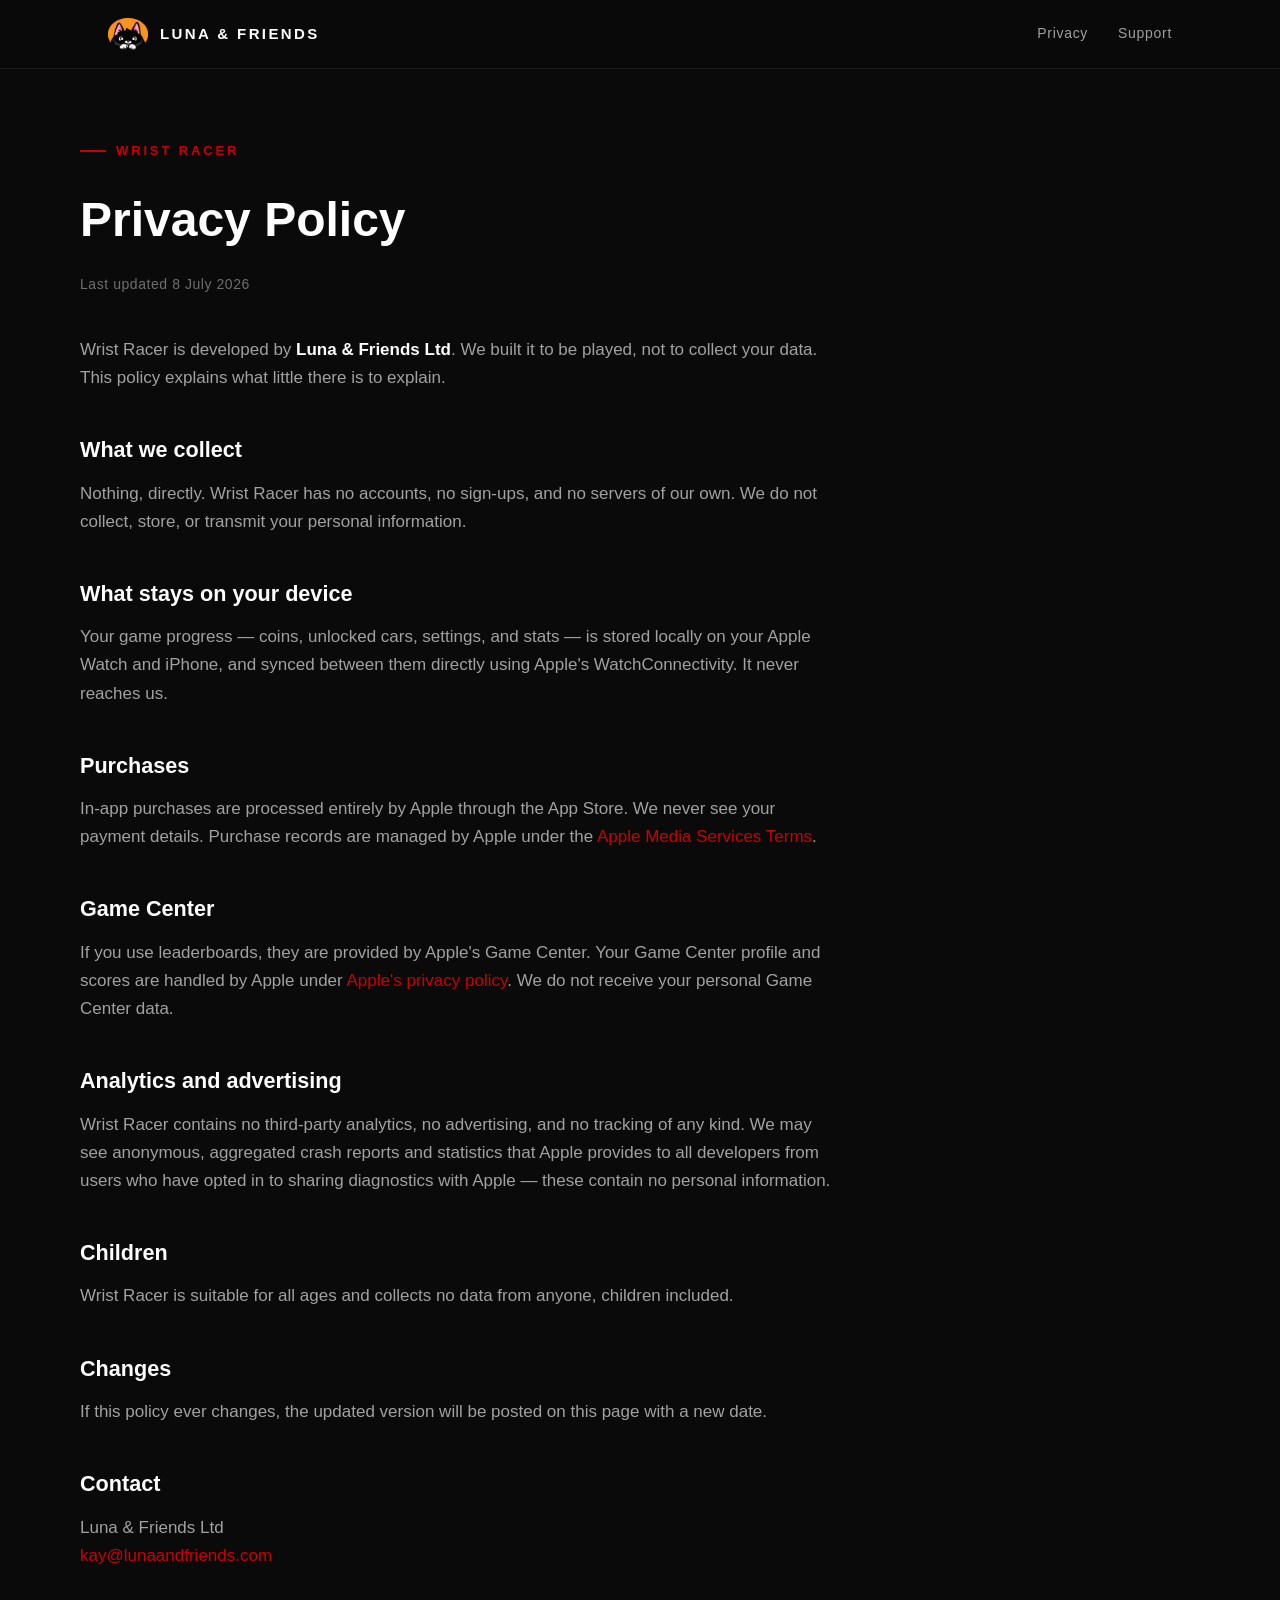
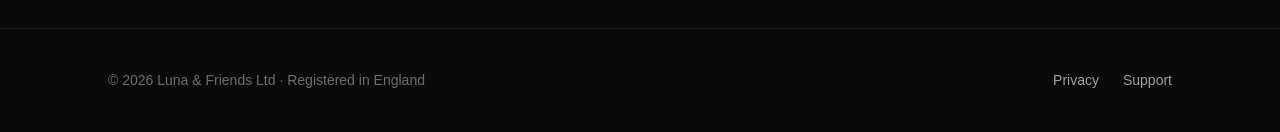
<file: privacy.html>
<!DOCTYPE html>
<html lang="en">
<head>
  <meta charset="UTF-8" />
  <meta name="viewport" content="width=device-width, initial-scale=1.0" />
  <title>Privacy Policy — Wrist Racer — Luna &amp; Friends Ltd</title>
  <meta name="description" content="Privacy policy for Wrist Racer by Luna & Friends Ltd. No accounts, no servers, no analytics, no advertising, no tracking — your game data stays on your device." />
  <meta name="theme-color" content="#0A0A0A" />
  <link rel="icon" href="images/favicon.ico" sizes="any" />
  <link rel="icon" type="image/png" sizes="32x32" href="images/favicon-32.png" />
  <link rel="icon" type="image/png" sizes="16x16" href="images/favicon-16.png" />
  <link rel="apple-touch-icon" href="images/apple-touch-icon.png" />
  <link rel="stylesheet" href="styles.css" />
</head>
<body>
  <header class="nav">
    <div class="wrap nav-inner">
      <a class="brand" href="index.html" aria-label="Luna & Friends home">
        <img src="images/mascot.png" alt="Luna & Friends mascot" />
        <span class="brand-name">Luna &amp; Friends</span>
      </a>
      <nav class="nav-links">
        <a href="privacy.html">Privacy</a>
        <a href="support.html">Support</a>
      </nav>
    </div>
  </header>

  <main class="wrap page">
    <div class="page-head">
      <p class="eyebrow">Wrist Racer</p>
      <h1>Privacy Policy</h1>
      <p class="updated">Last updated 8 July 2026</p>
    </div>

    <div class="prose">
      <p>Wrist Racer is developed by <strong>Luna &amp; Friends Ltd</strong>. We built it to be played, not to collect your data. This policy explains what little there is to explain.</p>

      <h2>What we collect</h2>
      <p>Nothing, directly. Wrist Racer has no accounts, no sign-ups, and no servers of our own. We do not collect, store, or transmit your personal information.</p>

      <h2>What stays on your device</h2>
      <p>Your game progress — coins, unlocked cars, settings, and stats — is stored locally on your Apple Watch and iPhone, and synced between them directly using Apple's WatchConnectivity. It never reaches us.</p>

      <h2>Purchases</h2>
      <p>In-app purchases are processed entirely by Apple through the App Store. We never see your payment details. Purchase records are managed by Apple under the <a href="https://www.apple.com/legal/internet-services/itunes/" target="_blank" rel="noopener">Apple Media Services Terms</a>.</p>

      <h2>Game Center</h2>
      <p>If you use leaderboards, they are provided by Apple's Game Center. Your Game Center profile and scores are handled by Apple under <a href="https://www.apple.com/legal/privacy/" target="_blank" rel="noopener">Apple's privacy policy</a>. We do not receive your personal Game Center data.</p>

      <h2>Analytics and advertising</h2>
      <p>Wrist Racer contains no third-party analytics, no advertising, and no tracking of any kind. We may see anonymous, aggregated crash reports and statistics that Apple provides to all developers from users who have opted in to sharing diagnostics with Apple — these contain no personal information.</p>

      <h2>Children</h2>
      <p>Wrist Racer is suitable for all ages and collects no data from anyone, children included.</p>

      <h2>Changes</h2>
      <p>If this policy ever changes, the updated version will be posted on this page with a new date.</p>

      <h2>Contact</h2>
      <p>Luna &amp; Friends Ltd<br />
      <a href="mailto:kay@lunaandfriends.com">kay@lunaandfriends.com</a></p>
    </div>
  </main>

  <footer class="footer">
    <div class="wrap footer-inner">
      <span>&copy; 2026 Luna &amp; Friends Ltd · Registered in England</span>
      <nav class="footer-links">
        <a href="privacy.html">Privacy</a>
        <a href="support.html">Support</a>
      </nav>
    </div>
  </footer>
</body>
</html>
</file>
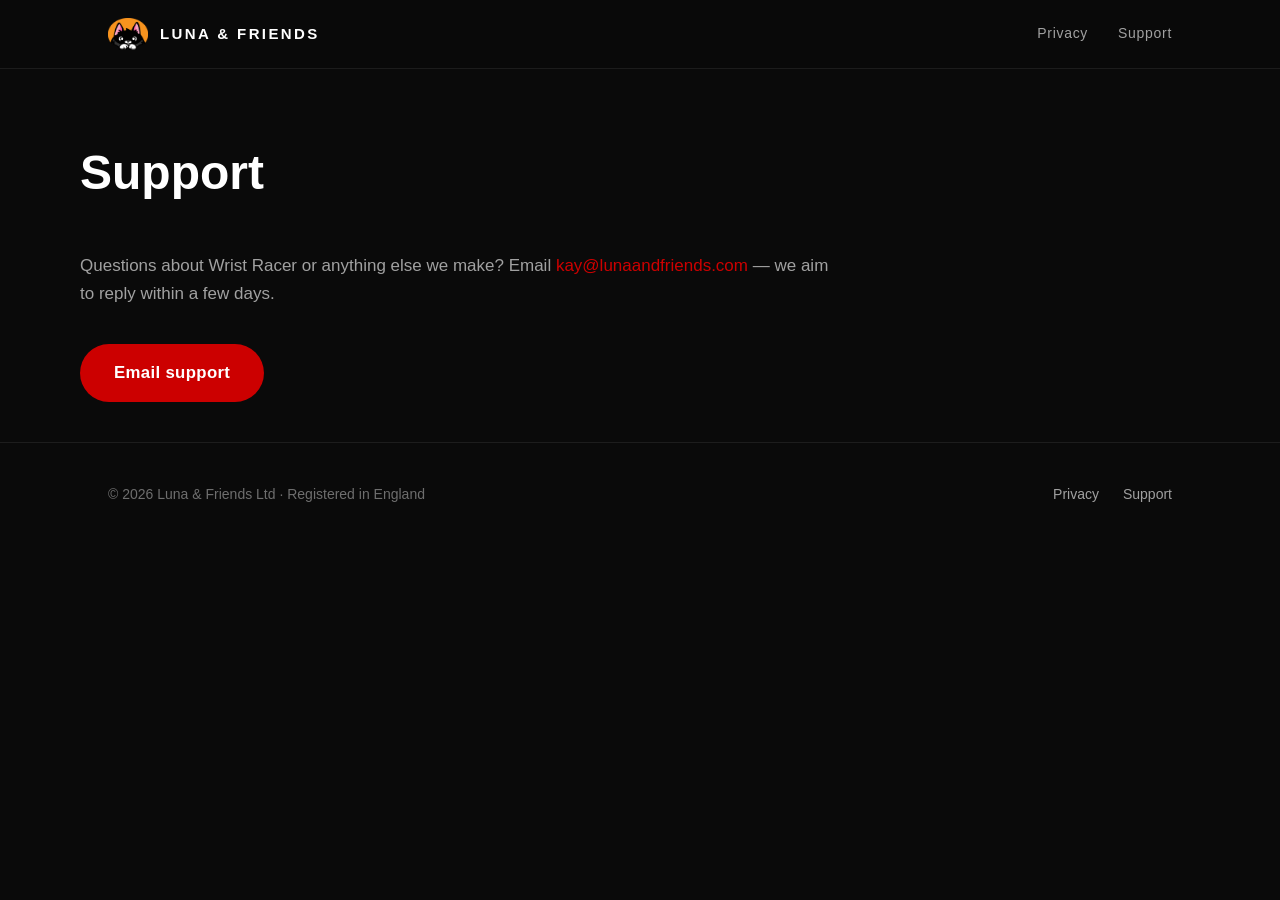
<file: support.html>
<!DOCTYPE html>
<html lang="en">
<head>
  <meta charset="UTF-8" />
  <meta name="viewport" content="width=device-width, initial-scale=1.0" />
  <title>Support — Luna &amp; Friends Ltd</title>
  <meta name="description" content="Support for Wrist Racer and everything Luna & Friends Ltd makes. Email kay@lunaandfriends.com." />
  <meta name="theme-color" content="#0A0A0A" />
  <link rel="icon" href="images/favicon.ico" sizes="any" />
  <link rel="icon" type="image/png" sizes="32x32" href="images/favicon-32.png" />
  <link rel="icon" type="image/png" sizes="16x16" href="images/favicon-16.png" />
  <link rel="apple-touch-icon" href="images/apple-touch-icon.png" />
  <link rel="stylesheet" href="styles.css" />
</head>
<body>
  <header class="nav">
    <div class="wrap nav-inner">
      <a class="brand" href="index.html" aria-label="Luna & Friends home">
        <img src="images/mascot.png" alt="Luna & Friends mascot" />
        <span class="brand-name">Luna &amp; Friends</span>
      </a>
      <nav class="nav-links">
        <a href="privacy.html">Privacy</a>
        <a href="support.html">Support</a>
      </nav>
    </div>
  </header>

  <main class="wrap page">
    <div class="page-head">
      <h1>Support</h1>
    </div>

    <div class="prose">
      <p>Questions about Wrist Racer or anything else we make? Email <a href="mailto:kay@lunaandfriends.com">kay@lunaandfriends.com</a> — we aim to reply within a few days.</p>
    </div>

    <div style="margin-top: 36px;">
      <a class="mail-btn" href="mailto:kay@lunaandfriends.com">Email support</a>
    </div>
  </main>

  <footer class="footer">
    <div class="wrap footer-inner">
      <span>&copy; 2026 Luna &amp; Friends Ltd · Registered in England</span>
      <nav class="footer-links">
        <a href="privacy.html">Privacy</a>
        <a href="support.html">Support</a>
      </nav>
    </div>
  </footer>
</body>
</html>
</file>
<file: styles.css>
/* Luna & Friends Ltd — dark premium */
:root {
  --bg: #0A0A0A;
  --bg-elev: #121212;
  --bg-card: #141414;
  --text: #FFFFFF;
  --muted: #A1A1A1;
  --muted-dim: #6E6E6E;
  --accent: #CC0000;
  --accent-hover: #FF1A1A;
  --amber: #FF8A1F;
  --amber-dim: #C2621A;
  --border: rgba(255, 255, 255, 0.08);
  --border-strong: rgba(255, 255, 255, 0.14);
  --maxw: 1120px;
  --font: -apple-system, BlinkMacSystemFont, "Segoe UI", Roboto, Oxygen,
    Ubuntu, Cantarell, "Helvetica Neue", Arial, sans-serif;
}

* { box-sizing: border-box; }

html { -webkit-text-size-adjust: 100%; scroll-behavior: smooth; }

body {
  margin: 0;
  background: var(--bg);
  color: var(--text);
  font-family: var(--font);
  font-size: 17px;
  line-height: 1.65;
  -webkit-font-smoothing: antialiased;
  text-rendering: optimizeLegibility;
}

img { max-width: 100%; display: block; }

a { color: inherit; text-decoration: none; }

::selection { background: var(--accent); color: #fff; }

.wrap {
  width: 100%;
  max-width: var(--maxw);
  margin: 0 auto;
  padding: 0 28px;
}

/* ---------- Nav ---------- */
.nav {
  position: sticky;
  top: 0;
  z-index: 50;
  background: rgba(10, 10, 10, 0.82);
  backdrop-filter: saturate(160%) blur(14px);
  -webkit-backdrop-filter: saturate(160%) blur(14px);
  border-bottom: 1px solid var(--border);
}
.nav-inner {
  display: flex;
  align-items: center;
  justify-content: space-between;
  height: 68px;
}
.brand {
  display: flex;
  align-items: center;
  gap: 12px;
}
.brand img { width: 40px; height: 40px; object-fit: contain; }
.brand-name {
  font-size: 15px;
  font-weight: 700;
  letter-spacing: 0.16em;
  text-transform: uppercase;
}
.nav-links {
  display: flex;
  align-items: center;
  gap: 30px;
  font-size: 14px;
  font-weight: 500;
  letter-spacing: 0.05em;
}
.nav-links a {
  color: var(--muted);
  transition: color 0.18s ease;
}
.nav-links a:hover { color: var(--text); }

/* ---------- Hero ---------- */
.hero {
  text-align: center;
  padding: 96px 0 88px;
  position: relative;
  overflow: hidden;
}
.hero::before {
  content: "";
  position: absolute;
  top: -140px;
  left: 50%;
  transform: translateX(-50%);
  width: 620px;
  height: 620px;
  max-width: 120vw;
  background: radial-gradient(circle, rgba(204, 0, 0, 0.16) 0%, rgba(204, 0, 0, 0) 62%);
  pointer-events: none;
  z-index: 0;
}
.hero .wrap { position: relative; z-index: 1; }
.hero-mascot {
  width: 168px;
  height: auto;
  margin: 0 auto 30px;
  filter: drop-shadow(0 14px 40px rgba(0, 0, 0, 0.55));
}
.hero h1 {
  margin: 0;
  font-size: clamp(2.4rem, 7vw, 4.6rem);
  font-weight: 800;
  letter-spacing: 0.02em;
  line-height: 1.02;
}
.hero h1 .amp { color: var(--accent); }
.hero .tagline {
  margin: 26px auto 0;
  max-width: 620px;
  font-size: clamp(1.05rem, 2.4vw, 1.28rem);
  color: var(--muted);
  line-height: 1.6;
}

/* ---------- Section frame ---------- */
.section { padding: 60px 0; }
.section + .section { border-top: 1px solid var(--border); }

.eyebrow {
  display: inline-flex;
  align-items: center;
  gap: 10px;
  font-size: 13px;
  font-weight: 700;
  letter-spacing: 0.22em;
  text-transform: uppercase;
  color: var(--accent);
  margin: 0 0 18px;
}
.eyebrow::before {
  content: "";
  width: 26px;
  height: 2px;
  background: var(--accent);
  display: inline-block;
}

.card {
  display: grid;
  grid-template-columns: 1fr;
  gap: 20px;
  background: var(--bg-card);
  border: 1px solid var(--border);
  border-radius: 20px;
  padding: 40px;
  transition: border-color 0.2s ease, transform 0.2s ease;
}
.card:hover { border-color: var(--border-strong); }
.card h2 {
  margin: 0;
  font-size: clamp(1.6rem, 4vw, 2.1rem);
  font-weight: 800;
  letter-spacing: 0.01em;
}
.card p {
  margin: 0;
  color: var(--muted);
  max-width: 640px;
  font-size: 1.08rem;
}
.status {
  display: inline-block;
  justify-self: start;
  margin-top: 4px;
  font-size: 12.5px;
  font-weight: 600;
  letter-spacing: 0.08em;
  text-transform: uppercase;
  color: var(--accent);
  border: 1px solid rgba(204, 0, 0, 0.4);
  border-radius: 999px;
  padding: 5px 14px;
}

/* Featured game card with hero image */
.game-card {
  grid-template-columns: 1.05fr 1fr;
  align-items: center;
  gap: 44px;
  padding: 44px;
  background: linear-gradient(160deg, #161616 0%, #0f0f0f 100%);
}
.game-card .game-copy { display: flex; flex-direction: column; gap: 18px; align-items: flex-start; }
.game-media {
  border-radius: 16px;
  overflow: hidden;
  border: 1px solid var(--border-strong);
  box-shadow: 0 24px 60px rgba(0, 0, 0, 0.5);
  line-height: 0;
}
.game-media img { width: 100%; height: auto; }

/* Wrist Racer wordmark used as the card title */
.game-title { margin: 0; line-height: 0; }
.game-title img {
  width: 300px;
  max-width: 82%;
  height: auto;
  display: block;
}

/* ---------- Contact ---------- */
.contact { text-align: center; padding: 84px 0; }
.contact h2 {
  margin: 0 0 14px;
  font-size: clamp(1.8rem, 5vw, 2.6rem);
  font-weight: 800;
}
.contact p { margin: 0 0 30px; color: var(--muted); }
.mail-btn {
  display: inline-block;
  background: var(--accent);
  color: #fff;
  font-weight: 700;
  letter-spacing: 0.02em;
  font-size: 1.05rem;
  padding: 15px 34px;
  border-radius: 999px;
  transition: background 0.18s ease, transform 0.18s ease;
}
.mail-btn:hover { background: var(--accent-hover); transform: translateY(-1px); }

/* ---------- Footer ---------- */
.footer {
  border-top: 1px solid var(--border);
  padding: 40px 0;
  color: var(--muted-dim);
  font-size: 14px;
}
.footer-inner {
  display: flex;
  flex-wrap: wrap;
  align-items: center;
  justify-content: space-between;
  gap: 16px;
}
.footer-links { display: flex; gap: 24px; }
.footer-links a { color: var(--muted); transition: color 0.18s ease; }
.footer-links a:hover { color: var(--text); }

/* ---------- Content pages (privacy / support) ---------- */
.page { padding: 64px 0 40px; }
.page-head { max-width: 760px; }
.page-head h1 {
  margin: 0 0 10px;
  font-size: clamp(2rem, 6vw, 3rem);
  font-weight: 800;
}
.page-head .updated {
  color: var(--muted-dim);
  font-size: 14px;
  letter-spacing: 0.04em;
}
.prose { max-width: 760px; margin-top: 40px; }
.prose h2 {
  font-size: 1.35rem;
  font-weight: 700;
  margin: 40px 0 12px;
}
.prose p { color: var(--muted); margin: 0 0 18px; }
.prose ul { color: var(--muted); padding-left: 22px; margin: 0 0 18px; }
.prose li { margin-bottom: 10px; }
.prose a { color: var(--accent); }
.prose a:hover { color: var(--accent-hover); }
.prose strong { color: var(--text); font-weight: 600; }

/* ---------- Responsive ---------- */
@media (max-width: 760px) {
  body { font-size: 16px; }
  .wrap { padding: 0 20px; }
  .brand-name { display: none; }
  .nav-links { gap: 22px; }
  .hero { padding: 66px 0 58px; }
  .hero-mascot { width: 132px; }
  .card { padding: 30px 24px; }
  .game-card { grid-template-columns: 1fr; gap: 28px; padding: 28px 22px; }
  .game-card .game-media { order: -1; }
  .section { padding: 46px 0; }
  .contact { padding: 62px 0; }
}

/* ============================================================
   Wrist Racer launch page
   ============================================================ */
.lp { overflow-x: hidden; }

/* App Store badge */
.appstore-badge { display: inline-block; line-height: 0; border-radius: 12px; transition: transform 0.18s ease, box-shadow 0.18s ease; }
.appstore-badge:hover { transform: translateY(-2px); box-shadow: 0 10px 30px rgba(0,0,0,0.5); }
.appstore-badge svg { display: block; height: 56px; width: auto; }

/* ---------- Hero ---------- */
.lp-hero {
  position: relative;
  padding: 60px 0 72px;
  overflow: hidden;
  border-bottom: 1px solid var(--border);
}
.lp-hero::before {
  content: "";
  position: absolute; inset: 0;
  background:
    radial-gradient(70% 60% at 20% 0%, rgba(204,0,0,0.20), rgba(204,0,0,0) 60%),
    radial-gradient(60% 55% at 100% 100%, rgba(255,138,31,0.16), rgba(255,138,31,0) 60%);
  pointer-events: none;
}
.lp-hero-inner {
  position: relative; z-index: 1;
  display: grid;
  grid-template-columns: 1fr 1fr;
  gap: 48px;
  align-items: center;
}
.lp-hero-copy { display: flex; flex-direction: column; align-items: flex-start; gap: 22px; }
.lp-lockup { display: flex; align-items: center; gap: 16px; }
.lp-appicon {
  width: 66px; height: 66px; border-radius: 16px;
  border: 1px solid var(--border-strong);
  box-shadow: 0 8px 24px rgba(0,0,0,0.5);
}
.lp-logo { width: min(340px, 78%); height: auto; filter: drop-shadow(0 8px 24px rgba(0,0,0,0.5)); }
.lp-taglines { display: flex; flex-direction: column; gap: 10px; }
.lp-tagline { margin: 0; font-size: clamp(1.15rem, 2.4vw, 1.5rem); line-height: 1.5; color: #EDEDED; max-width: 24ch; }
.lp-sub { margin: 0; font-size: 1rem; line-height: 1.55; color: var(--muted); max-width: 40ch; }
.lp-meta {
  display: flex; flex-wrap: wrap; gap: 10px; margin: 0;
}
.lp-chip {
  font-size: 12px; font-weight: 700; letter-spacing: 0.08em; text-transform: uppercase;
  color: var(--amber); border: 1px solid rgba(255,138,31,0.4); border-radius: 999px; padding: 5px 12px;
}
.lp-chip.live { color: var(--accent); border-color: rgba(204,0,0,0.5); }
.lp-hero-media {
  position: relative;
  border-radius: 20px; overflow: hidden;
  border: 1px solid var(--border-strong);
  box-shadow: 0 30px 70px rgba(0,0,0,0.6);
  line-height: 0;
}
.lp-hero-media img { width: 100%; height: auto; }
.launch-note { font-size: 13px; color: var(--muted-dim); letter-spacing: 0.03em; margin: 0; }

/* ---------- Generic launch section ---------- */
.lp-section { padding: 64px 0; border-top: 1px solid var(--border); }
.lp-head { margin-bottom: 34px; }
.lp-head h2 { margin: 8px 0 0; font-size: clamp(1.7rem, 4.4vw, 2.5rem); font-weight: 800; letter-spacing: 0.01em; }
.lp-head p { margin: 10px 0 0; color: var(--muted); max-width: 60ch; }

/* ---------- Gameplay gallery ---------- */
.shot-grid { display: grid; grid-template-columns: repeat(2, 1fr); gap: 20px; }
.shot { margin: 0; border-radius: 16px; overflow: hidden; border: 1px solid var(--border); background: var(--bg-card); }
.shot img { width: 100%; aspect-ratio: 16 / 10; object-fit: cover; display: block; }
.shot figcaption { padding: 12px 16px; font-size: 13px; color: var(--muted); letter-spacing: 0.04em; text-transform: uppercase; font-weight: 600; }
.shot.wide { grid-column: span 2; }

/* ---------- Real screenshots ---------- */
.screens-label {
  display: flex; align-items: center; gap: 10px;
  margin: 34px 0 16px; font-size: 13px; font-weight: 700;
  letter-spacing: 0.18em; text-transform: uppercase; color: var(--amber);
}
.screens-label:first-of-type { margin-top: 4px; }
.screens-label::before { content: ""; width: 22px; height: 2px; background: var(--amber); }
.screens-row { display: grid; gap: 20px; }
.screens-row.watch { grid-template-columns: repeat(auto-fit, minmax(150px, 1fr)); max-width: 860px; }
.screens-row.phone { grid-template-columns: repeat(auto-fit, minmax(200px, 1fr)); }
.screen { margin: 0; text-align: center; }
.screen img {
  width: 100%; height: auto; display: block; background: #000;
  border: 1px solid var(--border-strong);
  box-shadow: 0 16px 44px rgba(0, 0, 0, 0.55);
  border-radius: 14px;
}
.screen.watch img { border-radius: 26px; }
.screen figcaption { margin-top: 10px; font-size: 12.5px; color: var(--muted); letter-spacing: 0.03em; }

/* Gameplay loop video (hidden until videos/gameplay.mp4 exists) */
.gameplay-video { display: none; margin: 0 0 30px; }
.gameplay-video.is-ready {
  display: block; border-radius: 16px; overflow: hidden;
  border: 1px solid var(--border-strong);
  box-shadow: 0 20px 50px rgba(0, 0, 0, 0.55); line-height: 0;
}
.gameplay-video video { width: 100%; height: auto; display: block; aspect-ratio: 16 / 9; object-fit: cover; }

/* Key-art flavour banner */
.flavour { margin: 0 0 32px; border-radius: 18px; overflow: hidden; border: 1px solid var(--border); line-height: 0; }
.flavour img { width: 100%; aspect-ratio: 24 / 8; object-fit: cover; object-position: center 62%; display: block; }

/* ---------- Cars grid ---------- */
.cars-grid { display: grid; grid-template-columns: repeat(4, 1fr); gap: 16px; }
.car-cell {
  display: flex; flex-direction: column; align-items: center; gap: 8px;
  background: linear-gradient(180deg, #151515, #0e0e0e);
  border: 1px solid var(--border); border-radius: 14px; padding: 16px 10px 12px;
  transition: border-color 0.18s ease, transform 0.18s ease;
}
.car-cell:hover { border-color: rgba(255,138,31,0.45); transform: translateY(-2px); }
.car-cell img { width: 100%; max-width: 150px; height: auto; }
.car-cell span { font-size: 12.5px; font-weight: 600; letter-spacing: 0.04em; color: #DcDcDc; text-align: center; }

/* ---------- Features ---------- */
.features-grid { display: grid; grid-template-columns: repeat(3, 1fr); gap: 16px; }
.feature {
  display: flex; gap: 14px; align-items: flex-start;
  background: var(--bg-card); border: 1px solid var(--border); border-radius: 14px; padding: 20px;
}
.feature .fi { flex: 0 0 auto; line-height: 0; }
.feature .fi .pxi { width: 30px; height: 30px; display: block; }
.feature h3 { margin: 0 0 4px; font-size: 1.02rem; font-weight: 700; }
.feature p { margin: 0; font-size: 0.92rem; color: var(--muted); line-height: 1.5; }

/* ---------- Press kit ---------- */
.presskit {
  display: grid; grid-template-columns: 1.2fr 1fr; gap: 36px; align-items: center;
  background: linear-gradient(160deg, #161616, #0e0e0e);
  border: 1px solid var(--border); border-radius: 20px; padding: 40px;
}
.presskit h2 { margin: 0 0 12px; font-size: clamp(1.5rem, 4vw, 2rem); font-weight: 800; }
.presskit p { margin: 0 0 22px; color: var(--muted); }
.presskit-list { margin: 0; padding: 0; list-style: none; display: grid; gap: 8px; }
.presskit-list li { font-size: 14px; color: var(--muted); padding-left: 20px; position: relative; }
.presskit-list li::before { content: "›"; position: absolute; left: 4px; color: var(--amber); font-weight: 700; }
.dl-btn {
  display: inline-flex; align-items: center; gap: 10px;
  background: var(--accent); color: #fff; font-weight: 700; letter-spacing: 0.02em;
  padding: 14px 26px; border-radius: 999px; font-size: 1rem;
  transition: background 0.18s ease, transform 0.18s ease;
}
.dl-btn:hover { background: var(--accent-hover); transform: translateY(-1px); }
.dl-sub { display: block; margin-top: 10px; font-size: 12px; color: var(--muted-dim); }

/* ---------- Final CTA ---------- */
.lp-cta { text-align: center; padding: 76px 0; border-top: 1px solid var(--border); }
.lp-cta h2 { margin: 0 0 8px; font-size: clamp(1.8rem, 5vw, 2.6rem); font-weight: 800; }
.lp-cta p { margin: 0 0 26px; color: var(--muted); }

@media (max-width: 860px) {
  .lp-hero-inner { grid-template-columns: 1fr; gap: 34px; }
  .lp-hero-media { order: -1; }
  .presskit { grid-template-columns: 1fr; gap: 26px; padding: 28px 22px; }
  .features-grid { grid-template-columns: 1fr 1fr; }
  .cars-grid { grid-template-columns: repeat(3, 1fr); }
}
@media (max-width: 560px) {
  .lp-hero { padding: 40px 0 52px; }
  .shot-grid { grid-template-columns: 1fr; }
  .shot.wide { grid-column: span 1; }
  .cars-grid { grid-template-columns: repeat(2, 1fr); gap: 12px; }
  .features-grid { grid-template-columns: 1fr; }
  .lp-section { padding: 48px 0; }
  .appstore-badge svg { height: 50px; }
  .lp-lockup { gap: 12px; }
  .lp-appicon { width: 54px; height: 54px; }
  .lp-logo { width: min(230px, 60%); }
}
</file>
